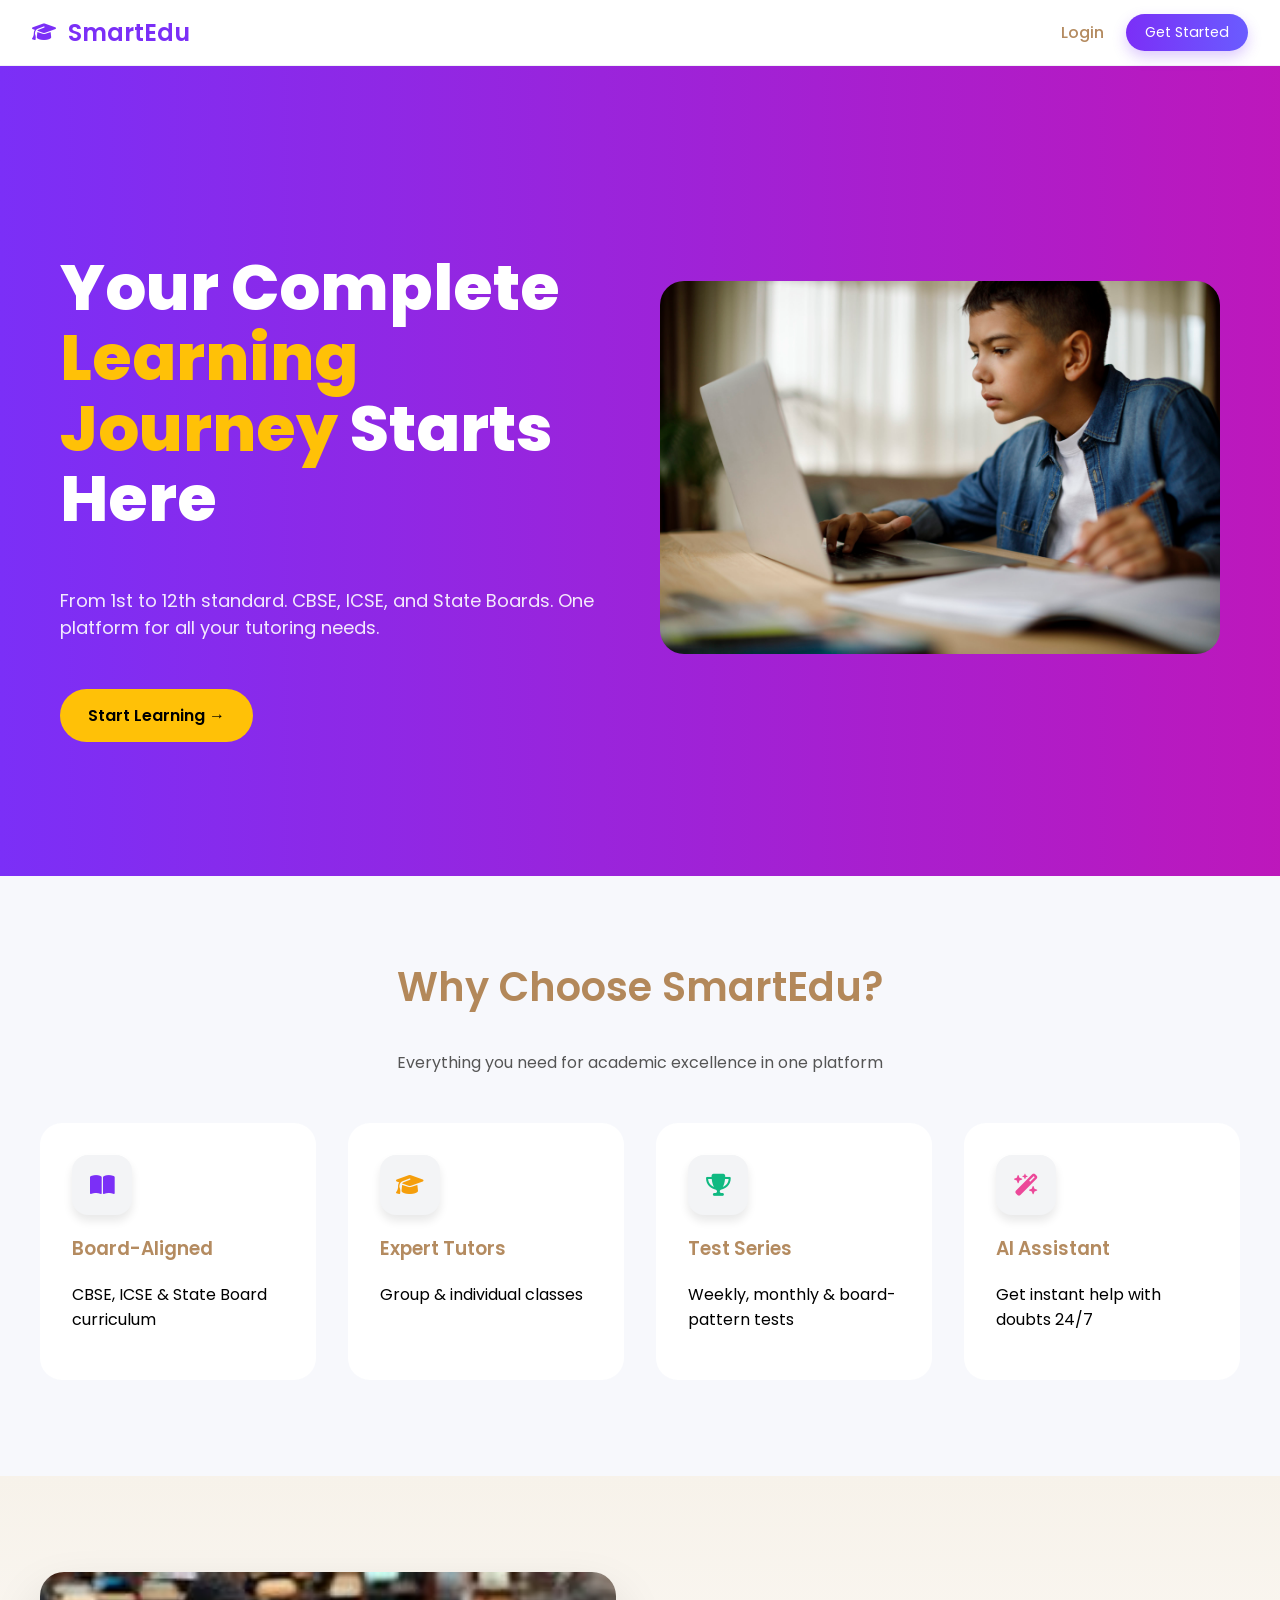
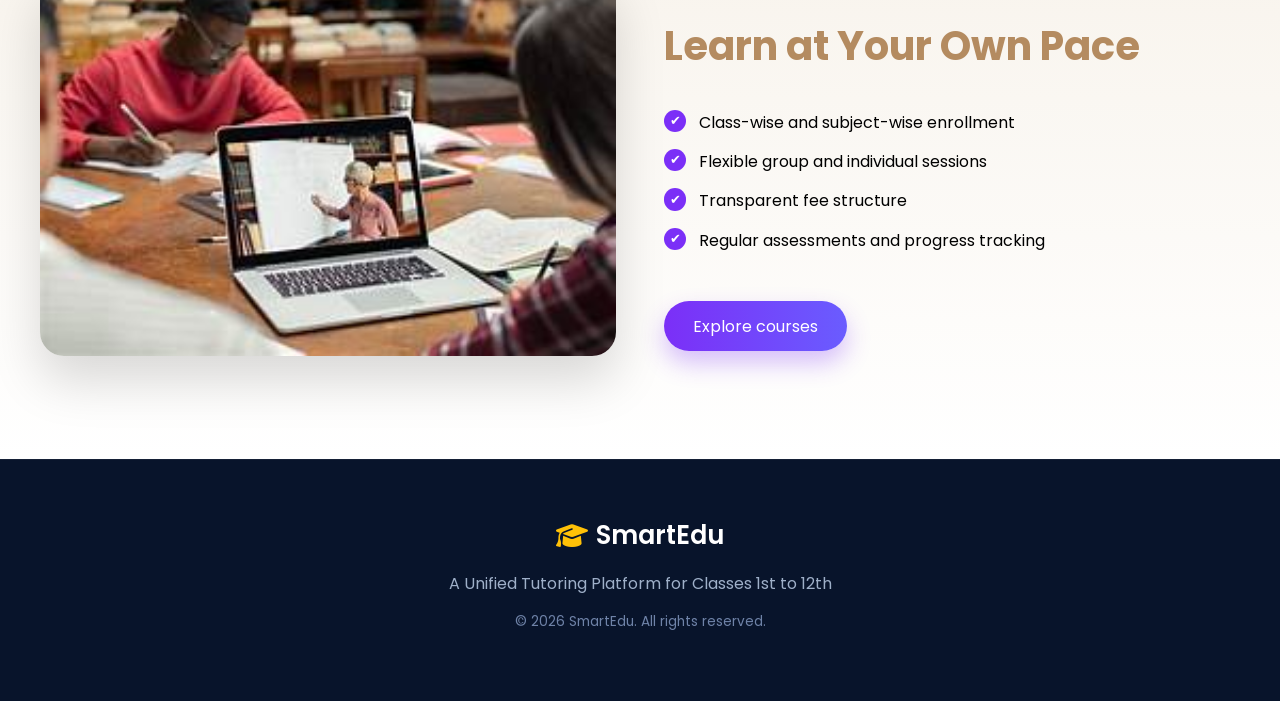
<file: index.html>
<!DOCTYPE html>
<html>
<head>
    <meta name="viewport" content="width=device-width, initial-scale=1.0">
    <title>SmartEdu</title>
    <link rel="stylesheet" href="style.css">
    <link rel="stylesheet" href="https://cdnjs.cloudflare.com/ajax/libs/font-awesome/6.5.0/css/all.min.css">
    <link href="https://fonts.googleapis.com/css2?family=Poppins:wght@400;600;800&display=swap" rel="stylesheet">
</head>
<body>
    <nav class="navbar">
        
        <div class="nav-left">
            <i class="fa-solid fa-graduation-cap"></i>
            <span>SmartEdu</span>
        </div>
        <div class="nav-right">
            <a href="login.html?mode=login" class="login">Login</a>
            <a href="login.html?mode=register" class="get-started">Get Started</a>
        </div>
    </nav>
    <section class="hero-section">
        <div class="hero-container">
            <div class="hero-text">
                <h1>Your Complete<br>
                    <span class="highlight">Learning Journey</span> Starts Here
                </h1>
                <p>From 1st to 12th standard. CBSE, ICSE, and State Boards.
                    One platform for all your tutoring needs.
                </p>
                <a href="login.html?mode=register" class="start-btn">Start Learning →</a>

            </div>
            <div class="hero-image">
                <img src="images/online.jpg" alt="Learning">
            </div>
        </div>
    </section>
    <section class="why-section">
        <div class="why-container">
            <h2>Why Choose SmartEdu?</h2>
            <p class="why-sub">Everything you need for academic excellence in one platform</p>
            <div class="why-grid">
                <div class="why-card">
                    <i class="fa-solid fa-book-open"></i>
                    <h3>Board-Aligned</h3>
                    <p>CBSE, ICSE & State Board curriculum</p>
                </div>
                <div class="why-card">
                    <i class="fa-solid fa-graduation-cap"></i>
                    <h3>Expert Tutors</h3>
                    <p>Group & individual classes</p>
                </div>
                <div class="why-card">
                    <i class="fa-solid fa-trophy"></i>
                    <h3>Test Series</h3>
                    <p>Weekly, monthly & board-pattern tests</p>
                </div>
                <div class="why-card">
                    <i class="fa-solid fa-wand-magic-sparkles"></i>
                    <h3>AI Assistant</h3>
                    <p>Get instant help with doubts 24/7</p>
                </div>
            </div>
        </div>
    </section>
    <section class="pace-section">
        <div class="pace-container">
            <div class="pace-image">
                <img src="images/your-image.jpg" alt="Learning">
            </div>
            <div class="pace-content">
                <h2>Learn at Your Own Pace</h2>
                <ul class="pace-list">
                    <li>Class-wise and subject-wise enrollment</li>
                    <li>Flexible group and individual sessions</li>
                    <li>Transparent fee structure</li>
                    <li>Regular assessments and progress tracking</li>
                </ul>
                <a href="login.html?mode=register" class="pace-btn">Explore courses</a>
            </div>
        </div>

    </section>
    <footer class="footer">
        <div class="footer-content">
            <div class="footer-logo">
                <i class="fa-solid fa-graduation-cap"></i>
                <span>SmartEdu</span>
            </div>
            <p class="footer-text">A Unified Tutoring Platform for Classes 1st to 12th</p>
            <p class="footer-copy">© 2026 SmartEdu. All rights reserved.</p>
        </div>
    </footer>


</body>
</html>
</file>
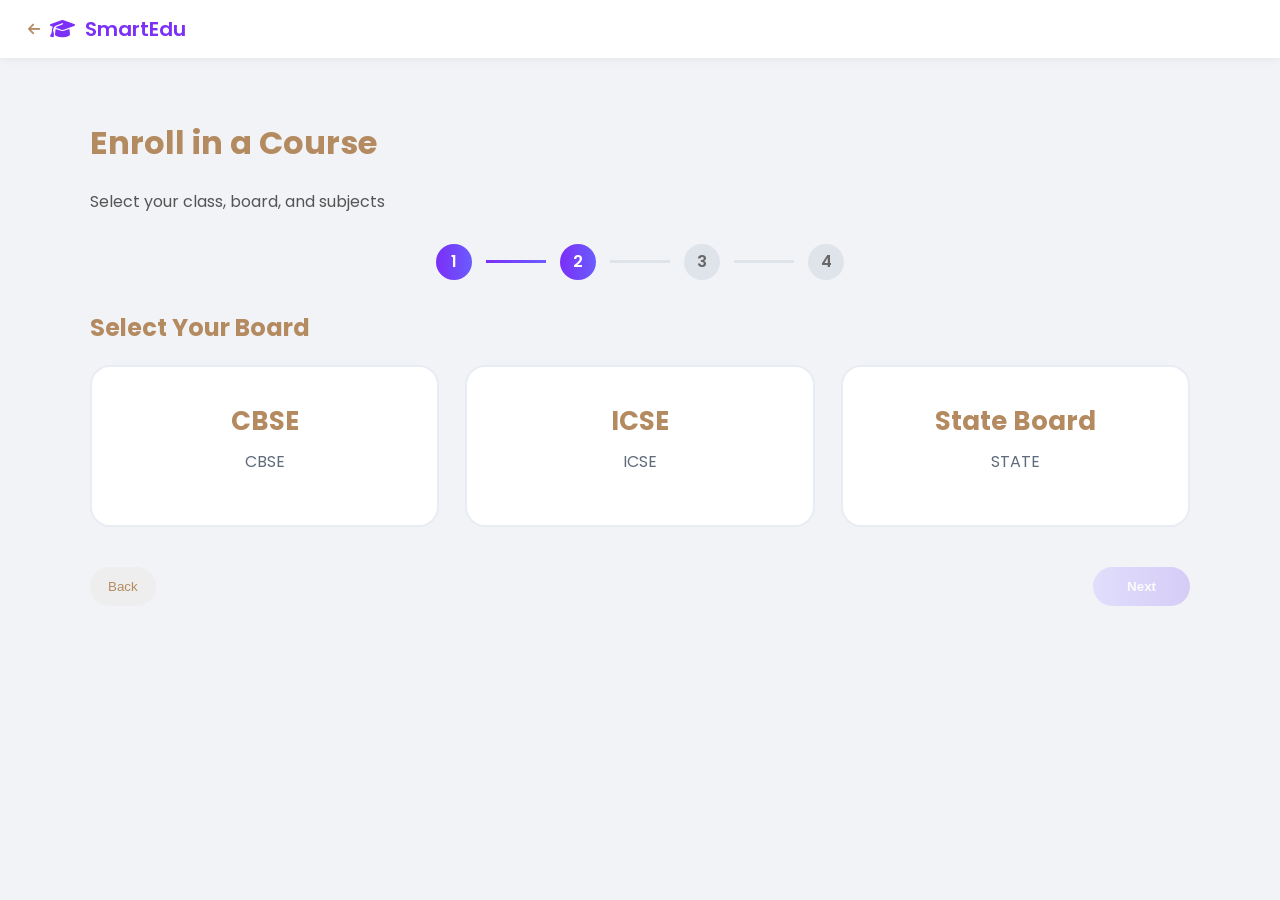
<file: board.html>
<!DOCTYPE html>
<html>
<head>
    <meta name="viewport" content="width=device-width, initial-scale=1.0">
    <title>Select Board - SmartEdu</title>
    <link rel="stylesheet" href="board.css">
    <link rel="stylesheet" href="https://cdnjs.cloudflare.com/ajax/libs/font-awesome/6.5.0/css/all.min.css">
    <link href="https://fonts.googleapis.com/css2?family=Poppins:wght@400;600;700&display=swap" rel="stylesheet">
</head>
<body>
    <!-- NAVBAR -->
    <nav class="enroll-navbar">
        <div class="nav-left">
            <i class="fa-solid fa-arrow-left back-arrow" id="backDash"></i>
            <i class="fa-solid fa-graduation-cap"></i>
            <span>SmartEdu</span>
        </div>
    </nav>
    <div class="enroll-container">
        <h1>Enroll in a Course</h1>
        <p class="sub">Select your class, board, and subjects</p>
        <!-- STEP BAR -->
        <div class="step-bar">
            <div class="step active">1</div>
            <div class="line active"></div>
            <div class="step active">2</div>
            <div class="line"></div>
            <div class="step">3</div>
            <div class="line"></div>
            <div class="step">4</div>
        </div>
        <h2>Select Your Board</h2>
        <div class="board-grid">
            <div class="board-card">
                <h3>CBSE</h3>
                <p>CBSE</p>
            </div>
            <div class="board-card">
                <h3>ICSE</h3>
                <p>ICSE</p>
            </div>  
            <div class="board-card">
                <h3>State Board</h3>
                <p>STATE</p>
            </div>
        </div>
        <div class="bottom-wrap">
            <button class="back-btn">Back</button>
            <button class="next-btn" disabled>Next</button>
        </div>
    </div>
    <script src="board.js"></script>
</body>
</html>
</file>
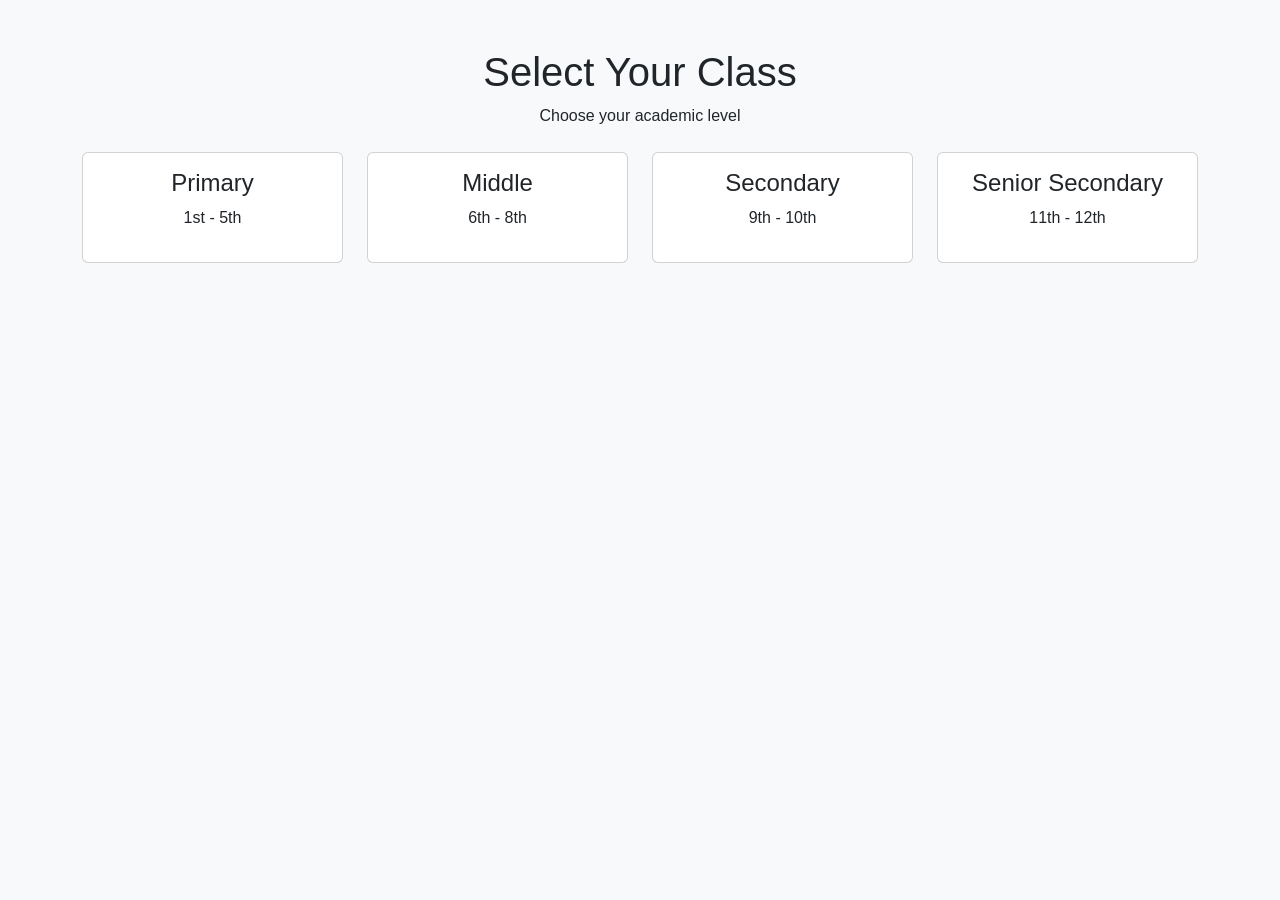
<file: class.html>
<!DOCTYPE html>
<html>
<head>
    <title>Select Class - SmartEdu</title>
    <link href="https://cdn.jsdelivr.net/npm/bootstrap@5.3.2/dist/css/bootstrap.min.css" rel="stylesheet">
    <link rel="stylesheet" href="style.css">

</head>

<body class="bg-light">

<div class="container text-center mt-5">

    <h1>Select Your Class</h1>
    <p>Choose your academic level</p>

    <div class="row mt-4 justify-content-center">

        <div class="col-10 col-sm-6 col-md-4 col-lg-3 mb-4">
            <div class="card p-3 h-100" onclick="selectClass('1-5')">
                <h4>Primary</h4>
                <p>1st - 5th</p>
            </div>
        </div>

        <div class="col-10 col-sm-6 col-md-4 col-lg-3 mb-4">
            <div class="card p-3 h-100" onclick="selectClass('6-8')">
                <h4>Middle</h4>
                <p>6th - 8th</p>
            </div>
        </div>

        <div class="col-10 col-sm-6 col-md-4 col-lg-3 mb-4">
            <div class="card p-3 h-100" onclick="selectClass('9-10')">
                <h4>Secondary</h4>
                <p>9th - 10th</p>
            </div>
        </div>

        <div class="col-10 col-sm-6 col-md-4 col-lg-3 mb-4">
            <div class="card p-3 h-100" onclick="selectClass('11-12')">
                <h4>Senior Secondary</h4>
                <p>11th - 12th</p>
            </div>
        </div>

    </div>

</div>

<script src="script.js"></script>

</body>
</html>
</file>
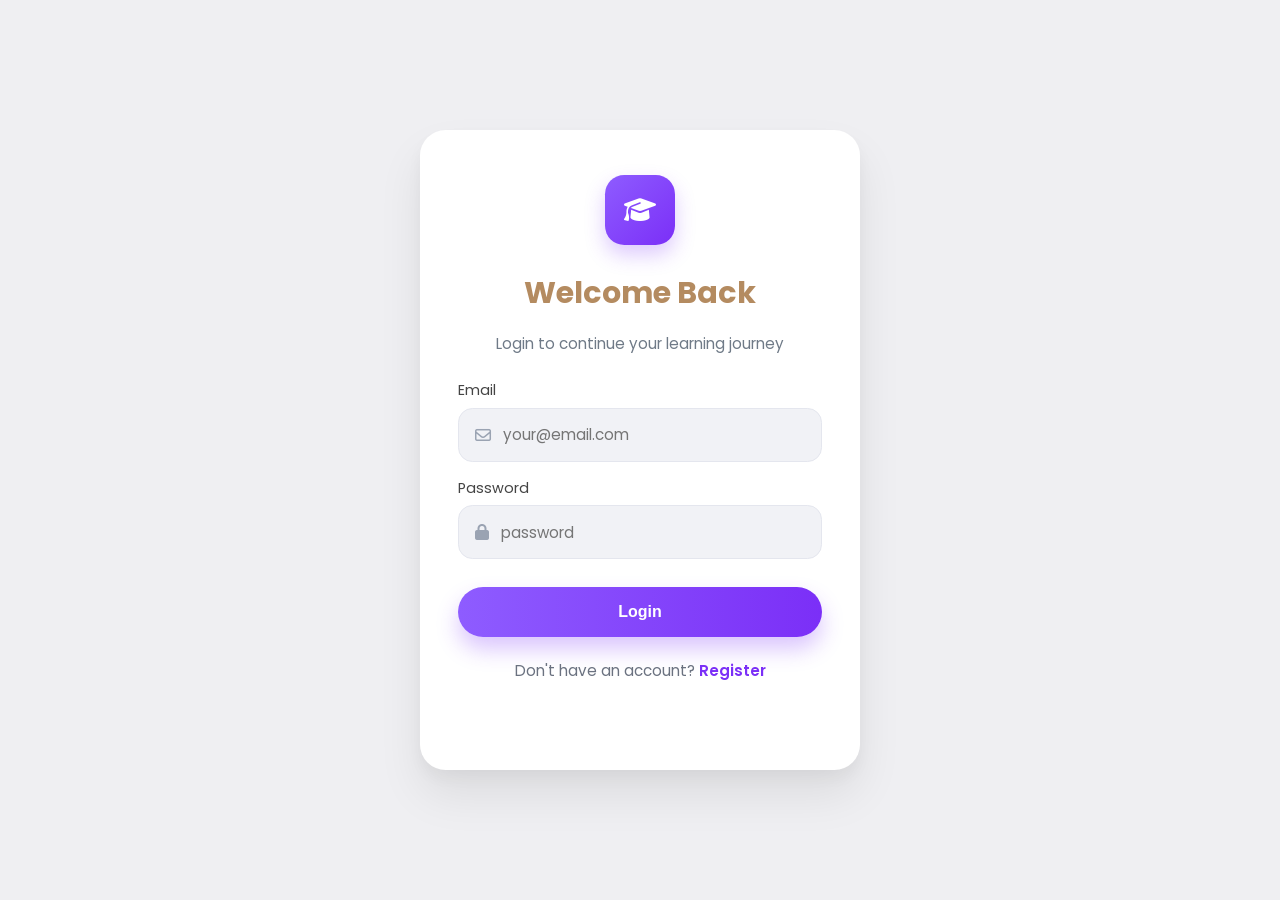
<file: dashboard.html>
<!DOCTYPE html>
<html>
<head>
    <meta name="viewport" content="width=device-width, initial-scale=1.0">
    <title>SmartEdu Dashboard</title>
    <link rel="stylesheet" href="dashboard.css">
    <link rel="stylesheet"href="https://cdnjs.cloudflare.com/ajax/libs/font-awesome/6.5.0/css/all.min.css">
    <link href="https://fonts.googleapis.com/css2?family=Poppins:wght@400;600;700&display=swap" rel="stylesheet">
</head>
<body>

<nav class="dash-navbar">
    <div id="successToast" class="success-toast">
        <i class="fa-solid fa-circle-check"></i>
        Enrollment successful!
    </div>
    <div class="dash-left">
        <i class="fa-solid fa-graduation-cap"></i>
        <span>SmartEdu</span>
    </div>

    <div class="dash-right">
        <span id="userWelcome">Hello, User</span>
        <span id="roleBadge" class="role-badge"></span>
        <i class="fa-solid fa-right-from-bracket logout" id="logoutBtn"></i>
    </div>
</nav>

<!-- DASHBOARD -->
<div class="dashboard-container">

    <h1>Your Dashboard</h1>
    <p class="sub">Manage your courses and track your progress</p>

    <div class="dash-cards">
        <div class="dash-card" id="studentCard">
            <i class="fa-solid fa-book-open"></i>
            <h1 id="activeCount">0</h1>
            <p>Active Enrollments</p>
        </div>

        <div class="dash-card" id="tutorCard" onclick="window.location.href='tests.html'">
            <i class="fa-solid fa-trophy"></i>
            <h1>View Tests</h1>
            <p>Practice & Assessments</p>
        </div>

        <div class="dash-card ai" id="aiCard">
            <i class="fa-solid fa-wand-magic-sparkles"></i>
            <h1>AI Tutor</h1>
            <p>Ask your doubts</p>
        </div>

    </div>

    <!-- ENROLL SECTION -->
    <div class="enroll-head">
        <h2>My Enrollments</h2>

        <button class="enroll-btn">
            <i class="fa-solid fa-plus"></i>
            Enroll New Course
        </button>
    </div>
    <div id="enrollmentContainer" class="enrollment-grid">

        <!-- EMPTY STATE -->
        <div class="empty-card" id="emptyState">
            <i class="fa-solid fa-book-open"></i>
            <h3>No enrollments yet</h3>
            <p>Start your learning journey by enrolling in your first course</p>
            <button class="get-started-btn">Get Started</button>
        </div>

    </div>

</div>
<!-- AI Tutor Modal -->
<div id="aiModal" class="ai-modal">
  <div class="ai-box">

    <div class="ai-header">
      <div class="ai-title">
        <div class="ai-icon">
          <i class="fa-solid fa-wand-magic-sparkles"></i>
        </div>
        <div>
          <h3>AI Tutor Assistant</h3>
          <p>Ask me anything!</p>
        </div>
      </div>
      <i class="fa-solid fa-xmark close-ai" id="closeAi"></i>
    </div>

    <div class="ai-body" id="chatArea">
      <div class="ai-empty">
        <i class="fa-solid fa-star"></i>
        <p>Start a conversation with your AI tutor!</p>
      </div>
    </div>

    <div class="ai-footer">
      <input type="text" id="aiInput" placeholder="Ask your question..." />
      <button id="aiSend">Send</button>
    </div>

  </div>
</div>
<script src="dashboard.js"></script>

</body>
</html>
</file>
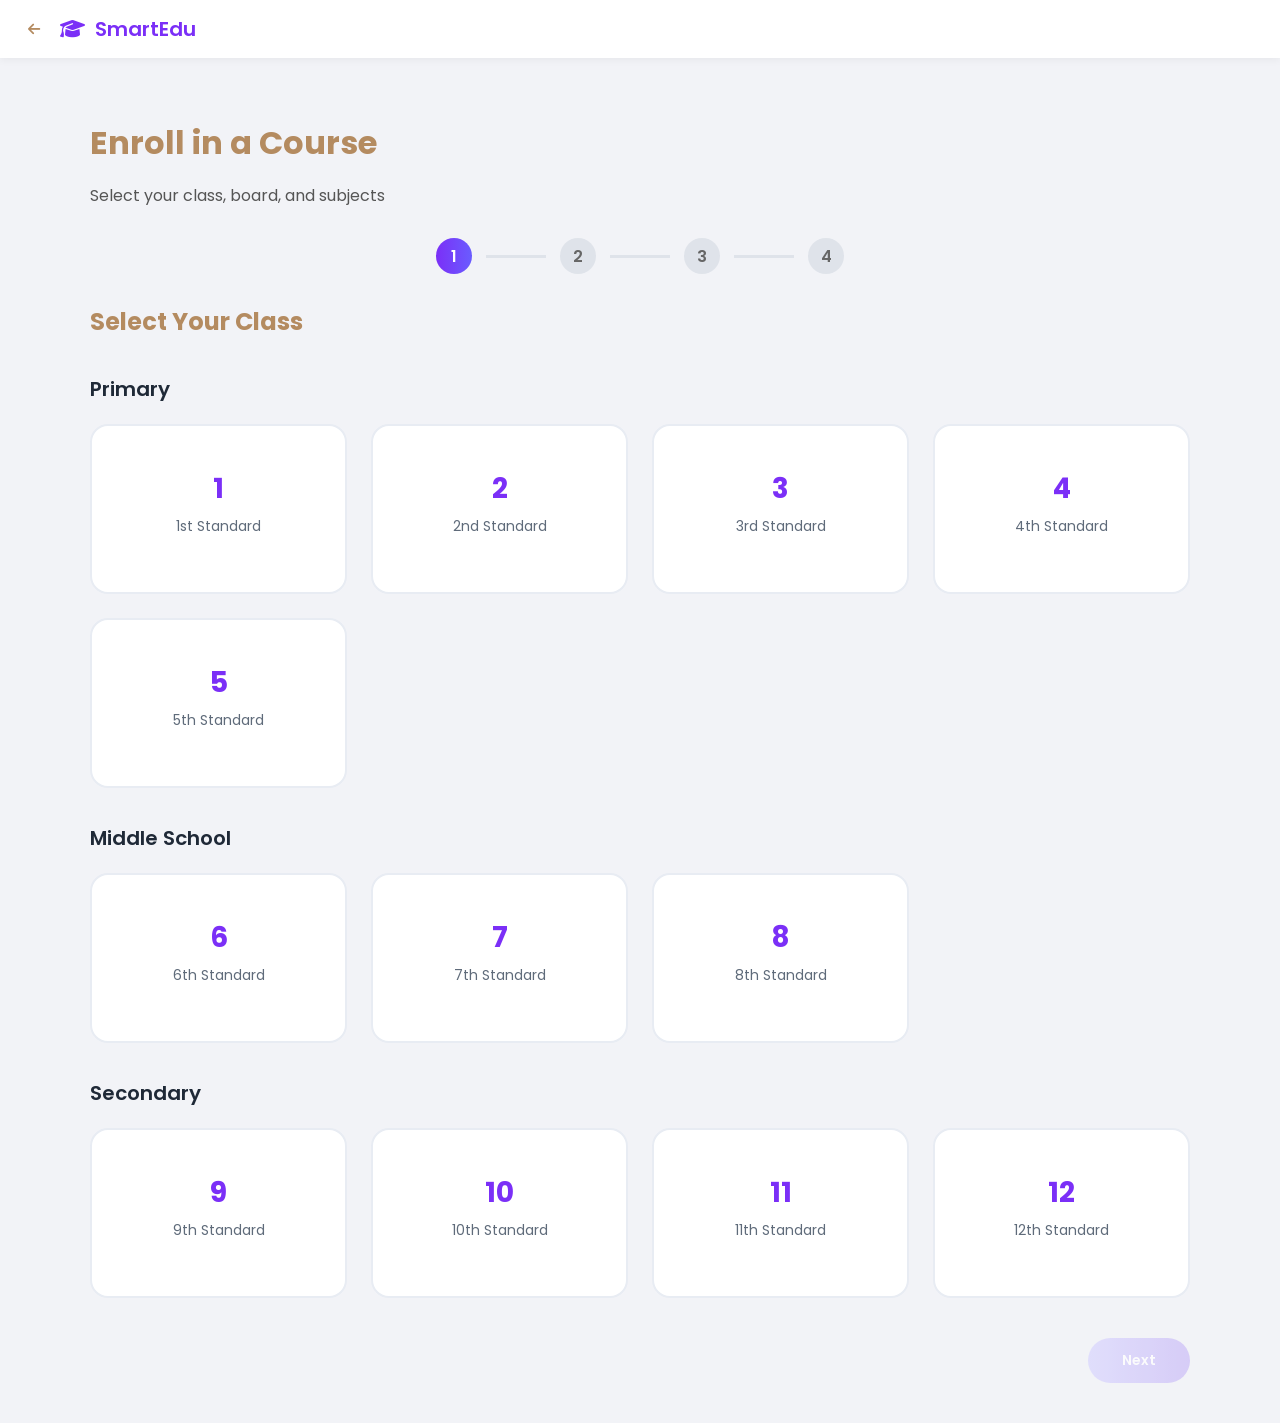
<file: enroll.html>
<!DOCTYPE html>
<html>
<head>
    <meta name="viewport" content="width=device-width, initial-scale=1.0">
    <title>Enroll Course - SmartEdu</title>
    <link rel="stylesheet" href="enroll.css">
    <link rel="stylesheet" href="https://cdnjs.cloudflare.com/ajax/libs/font-awesome/6.5.0/css/all.min.css">
    <link href="https://fonts.googleapis.com/css2?family=Poppins:wght@400;600;700&display=swap" rel="stylesheet">
</head>
<body>
    <!-- NAVBAR -->
    <nav class="enroll-navbar">
        <div class="nav-left">
            <i class="fa-solid fa-arrow-left back-arrow" id="backDash"></i>
            <i class="fa-solid fa-graduation-cap"></i>
            <span>SmartEdu</span>
        </div>
    </nav>
    <div class="enroll-container">
        <h1>Enroll in a Course</h1>
        <p class="sub">Select your class, board, and subjects</p>
        <!-- STEP PROGRESS -->
        <div class="step-bar">
            <div class="step active">1</div>
            <div class="line"></div>
            <div class="step">2</div>
            <div class="line"></div>
            <div class="step">3</div>
            <div class="line"></div>
            <div class="step">4</div>
        </div>
        <h2>Select Your Class</h2>
            <!-- PRIMARY -->
            <h3 class="group">Primary</h3>
            <div class="class-grid">
                <div class="class-card"><h4>1</h4><p>1st Standard</p></div>
                <div class="class-card"><h4>2</h4><p>2nd Standard</p></div>
                <div class="class-card"><h4>3</h4><p>3rd Standard</p></div>
                <div class="class-card"><h4>4</h4><p>4th Standard</p></div>
                <div class="class-card"><h4>5</h4><p>5th Standard</p></div>
            </div>
            <!-- MIDDLE SCHOOL -->
            <h3 class="group">Middle School</h3>
            <div class="class-grid">
                <div class="class-card"><h4>6</h4><p>6th Standard</p></div>
                <div class="class-card"><h4>7</h4><p>7th Standard</p></div>
                <div class="class-card"><h4>8</h4><p>8th Standard</p></div>
            </div>
            <!-- SECONDARY -->
            <h3 class="group">Secondary</h3>
            <div class="class-grid">
                <div class="class-card"><h4>9</h4><p>9th Standard</p></div>
                <div class="class-card"><h4>10</h4><p>10th Standard</p></div>
                <div class="class-card"><h4>11</h4><p>11th Standard</p></div>
                <div class="class-card"><h4>12</h4><p>12th Standard</p></div>
            </div>
            <div class="next-wrap">
                <button class="next-btn" disabled>Next</button>
            </div>
        </div>
    </div>

<script src="enroll.js"></script>
</body>
</html>
</file>
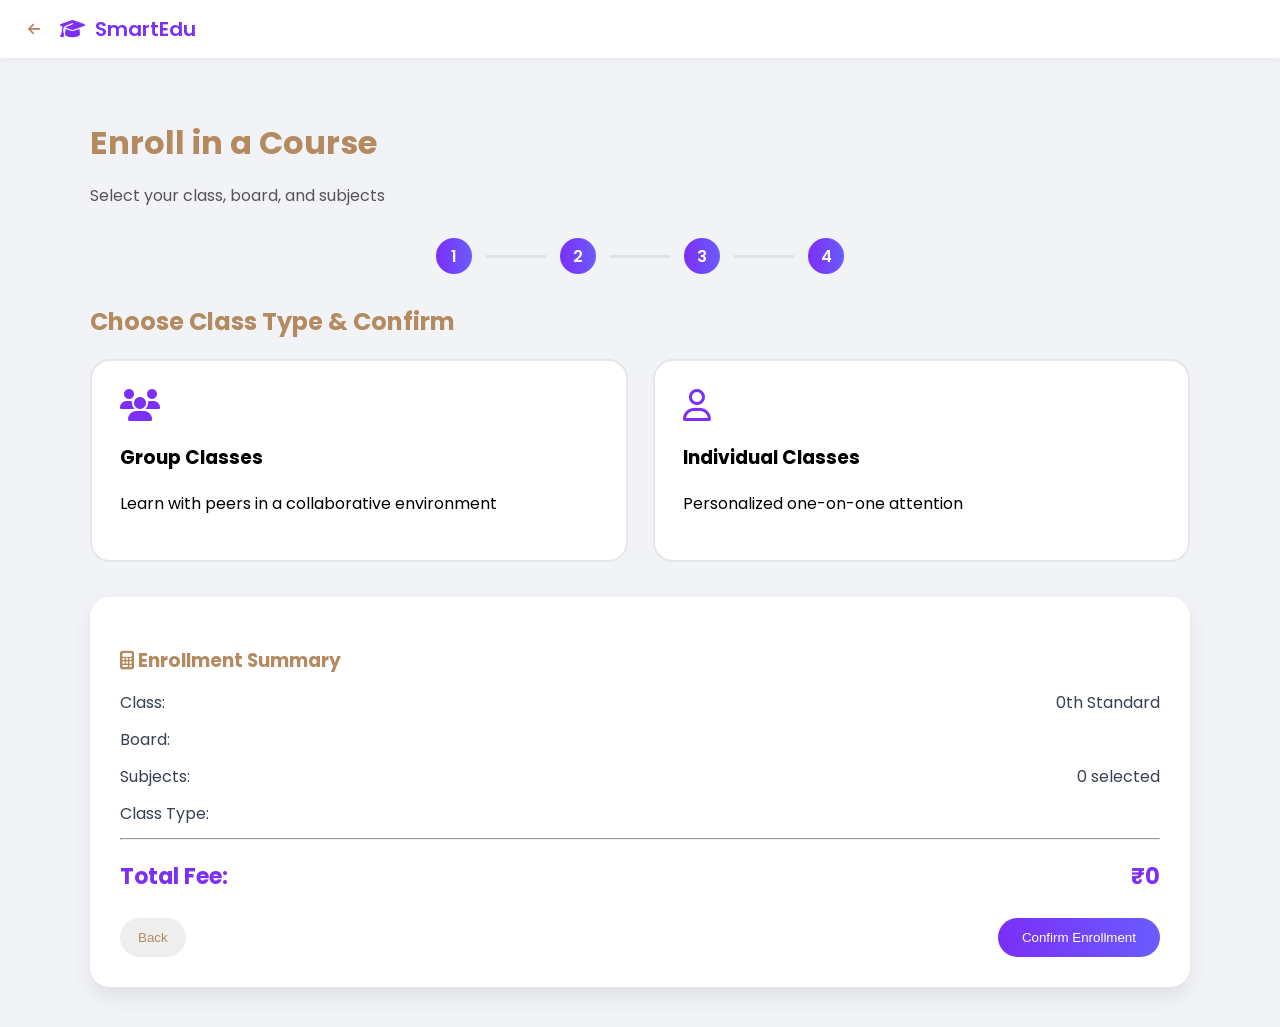
<file: fee.html>
<!DOCTYPE html>
<html>
<head>
    <meta name="viewport" content="width=device-width, initial-scale=1.0">
    <title>Enrollment Summary - SmartEdu</title>
    <link rel="stylesheet" href="enroll.css">
    <link rel="stylesheet" href="fee.css">
    <link rel="stylesheet" href="https://cdnjs.cloudflare.com/ajax/libs/font-awesome/6.5.0/css/all.min.css">
    <link href="https://fonts.googleapis.com/css2?family=Poppins:wght@400;600;700&display=swap" rel="stylesheet">
</head>
<body>
    <nav class="enroll-navbar">
        <div class="nav-left">
            <i class="fa-solid fa-arrow-left back-arrow"></i>
            <i class="fa-solid fa-graduation-cap"></i>
            <span>SmartEdu</span>
        </div>
    </nav>
    <div class="enroll-container">
        <h1>Enroll in a Course</h1>
        <p class="sub">Select your class, board, and subjects</p>
        <div class="step-bar">
            <div class="step active">1</div>
            <div class="line active"></div>
            <div class="step active">2</div>
            <div class="line active"></div>
            <div class="step active">3</div>
            <div class="line active"></div>
            <div class="step active">4</div>
        </div>
        <h2>Choose Class Type & Confirm</h2>
        <div class="type-grid">
            <div class="type-card" data-type="Group">
                <i class="fa-solid fa-users"></i>
                <h3>Group Classes</h3>
                <p>Learn with peers in a collaborative environment</p>
            </div>
            <div class="type-card" data-type="Individual">
                <i class="fa-regular fa-user"></i>
                <h3>Individual Classes</h3>
                <p>Personalized one-on-one attention</p>
            </div>
        </div>
        <div class="summary-card">
            <h3 class="summary-title">
                <i class="fa-solid fa-calculator"></i> Enrollment Summary
            </h3>
            <div class="summary-row">
                <span>Class:</span>
                <span id="summaryClass"></span>
            </div>
            <div class="summary-row">
                <span>Board:</span>
                <span id="summaryBoard"></span>
            </div>
            <div class="summary-row">
                <span>Subjects:</span>
                <span id="summarySubjects"></span>
            </div>
            <div class="summary-row">
                <span>Class Type:</span>
                <span id="summaryType"></span>
            </div>
            <hr>
            <div class="fee-row">
                <span>Total Fee:</span>
                <span id="totalFee">₹0</span>
            </div>
            <div class="btn-row">
                <button class="back-btn">Back</button>
                <button id="confirmBtn" class="confirm-btn">
                    Confirm Enrollment
                </button>
            </div>
        </div>
    </div>
    <script src="fee.js"></script>
</body>
</html>
</file>
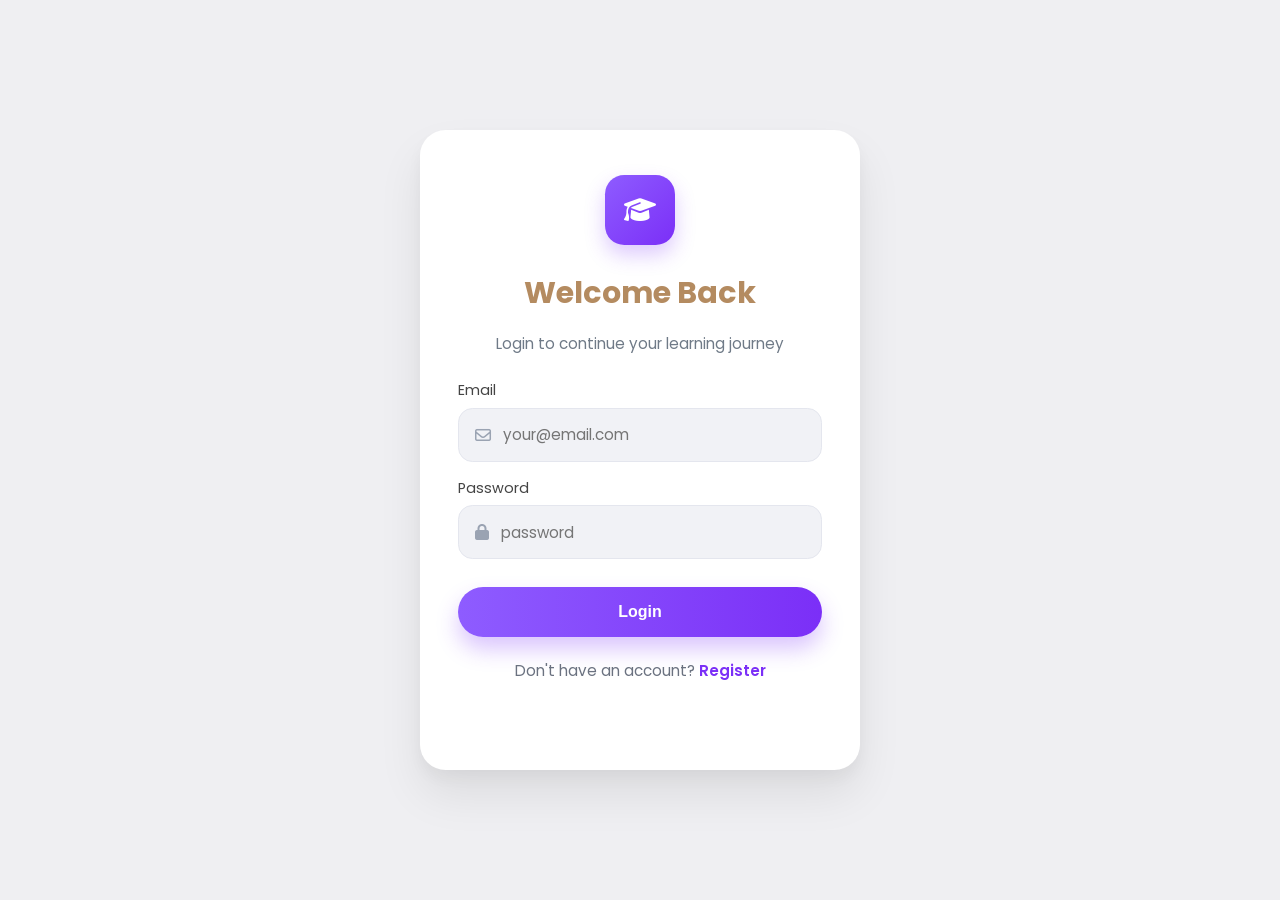
<file: login.html>
<!DOCTYPE html>
<html>
<head>
    <meta name="viewport" content="width=device-width, initial-scale=1.0">
    <title>SmartEdu Login</title>

    <link rel="stylesheet" href="style.css">
    <link rel="stylesheet"
     href="https://cdnjs.cloudflare.com/ajax/libs/font-awesome/6.5.0/css/all.min.css">
    <link href="https://fonts.googleapis.com/css2?family=Poppins:wght@400;600;800&display=swap" rel="stylesheet">
</head>
<body class="login-page">
    <div class="login-container">
    <!-- LOGIN FORM -->
        <div id="loginForm" class="login-card-new">
            <div class="login-logo">
                <i class="fa-solid fa-graduation-cap"></i>
            </div>
            <h2>Welcome Back</h2>
            <p class="login-sub">Login to continue your learning journey</p>
            <label>Email</label>
            <div class="input-box">
                <i class="fa-regular fa-envelope"></i>
                <input type="email" placeholder="your@email.com">
            </div>
            <label>Password</label>
            <div class="input-box">
                <i class="fa-solid fa-lock"></i>
                <input type="password" placeholder="password">
            </div>
            <button class="login-btn-new" type="button">Login</button>
            <p class="register-text">
                Don't have an account?
                <span onclick="location.href='login.html?mode=register'">Register</span>
            </p>
        </div>
        <div id="registerForm" class="login-card-new">
            <div class="login-logo">
                <i class="fa-solid fa-graduation-cap"></i>
            </div>
            <h2>Create Account</h2>
            <p class="login-sub">Start your learning journey today</p>
            <label>Full Name</label>
            <div class="input-box">
                <i class="fa-regular fa-user"></i>
                <input type="text" placeholder="Your name">
            </div>
            <label>Email</label>
            <div class="input-box">
                <i class="fa-regular fa-envelope"></i>
                <input type="email" placeholder="your@email.com">
            </div>
            <label>Password</label>
            <div class="input-box">
                <i class="fa-solid fa-lock"></i>
                <input type="password" placeholder="password">
            </div>
            <label>Select Role</label>
            <div class="input-box">
                <i class="fa-solid fa-user-graduate"></i>
                <select id="userRole">
                    <option value="Student">Student</option>
                    <option value="Parent">Parent</option>
                    <option value="Tutor">Tutor</option>
                </select>
            </div>
            <button class="login-btn-new" type="button">Create Account</button>
            <p class="register-text">
                Already have an account?
                <span onclick="location.href='login.html?mode=login'">Login</span>
            </p>
        </div>
    </div>
    <script src="auth.js"></script>
</body>
</html>
</file>
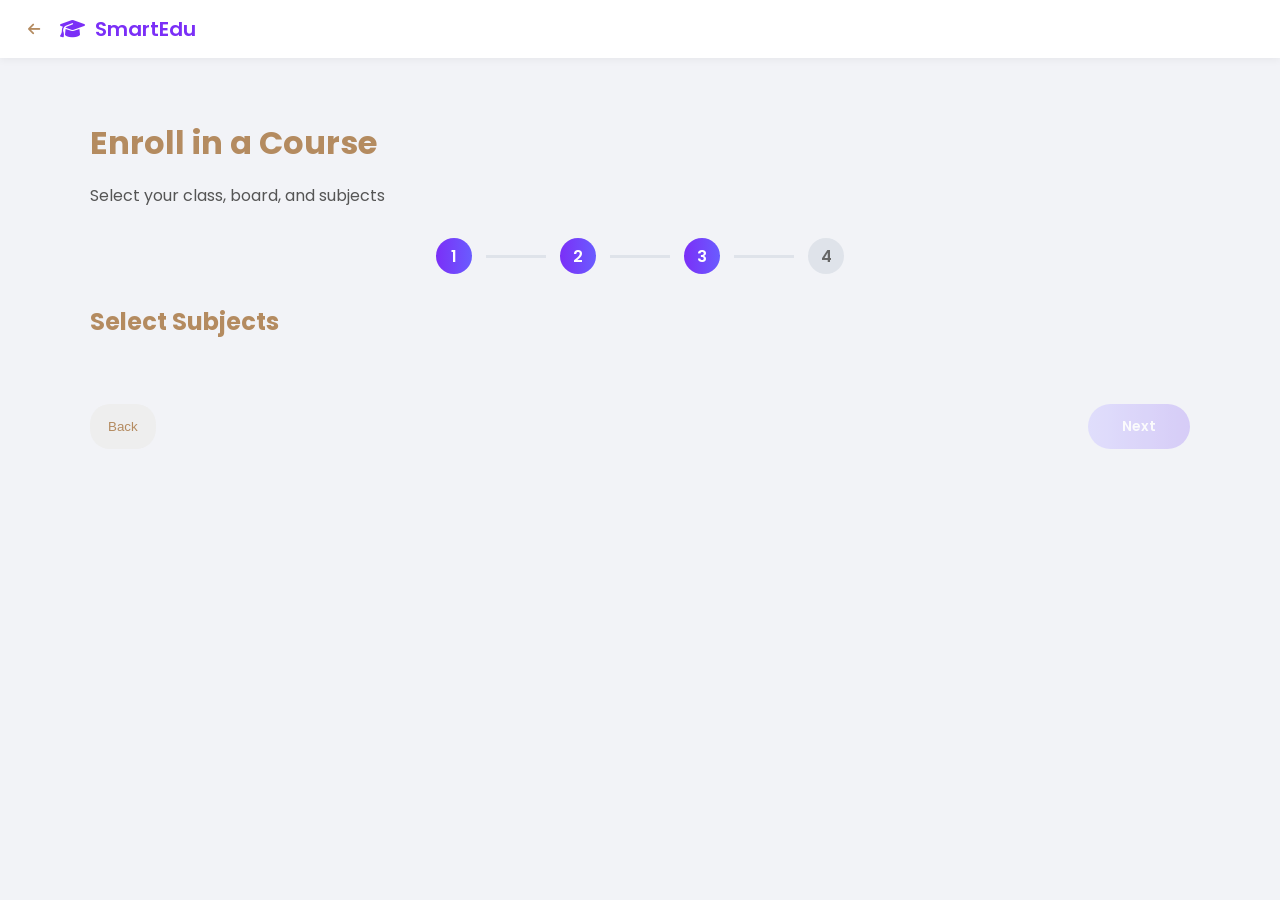
<file: subjects.html>
<!DOCTYPE html>
<html>
<head>
<meta name="viewport" content="width=device-width, initial-scale=1.0">
<title>Select Subjects - SmartEdu</title>

<link rel="stylesheet" href="enroll.css">
<link rel="stylesheet" href="subjects.css">
<link rel="stylesheet"
href="https://cdnjs.cloudflare.com/ajax/libs/font-awesome/6.5.0/css/all.min.css">
<link href="https://fonts.googleapis.com/css2?family=Poppins:wght@400;600;700&display=swap" rel="stylesheet">
</head>

<body>

<nav class="enroll-navbar">
<div class="nav-left">
<i class="fa-solid fa-arrow-left back-arrow"></i>
<i class="fa-solid fa-graduation-cap"></i>
<span>SmartEdu</span>
</div>
</nav>

<div class="enroll-container">

<h1>Enroll in a Course</h1>
<p class="sub">Select your class, board, and subjects</p>

<div class="step-bar">
<div class="step active">1</div>
<div class="line active"></div>
<div class="step active">2</div>
<div class="line active"></div>
<div class="step active">3</div>
<div class="line"></div>
<div class="step">4</div>
</div>

<h2>Select Subjects</h2>

<div class="subject-grid" id="subjectGrid"></div>

<div class="bottom-wrap">
<button class="back-btn">Back</button>
<button class="next-btn" disabled>Next</button>
</div>

</div>

<script src="subjects.js"></script>
</body>
</html>
</file>
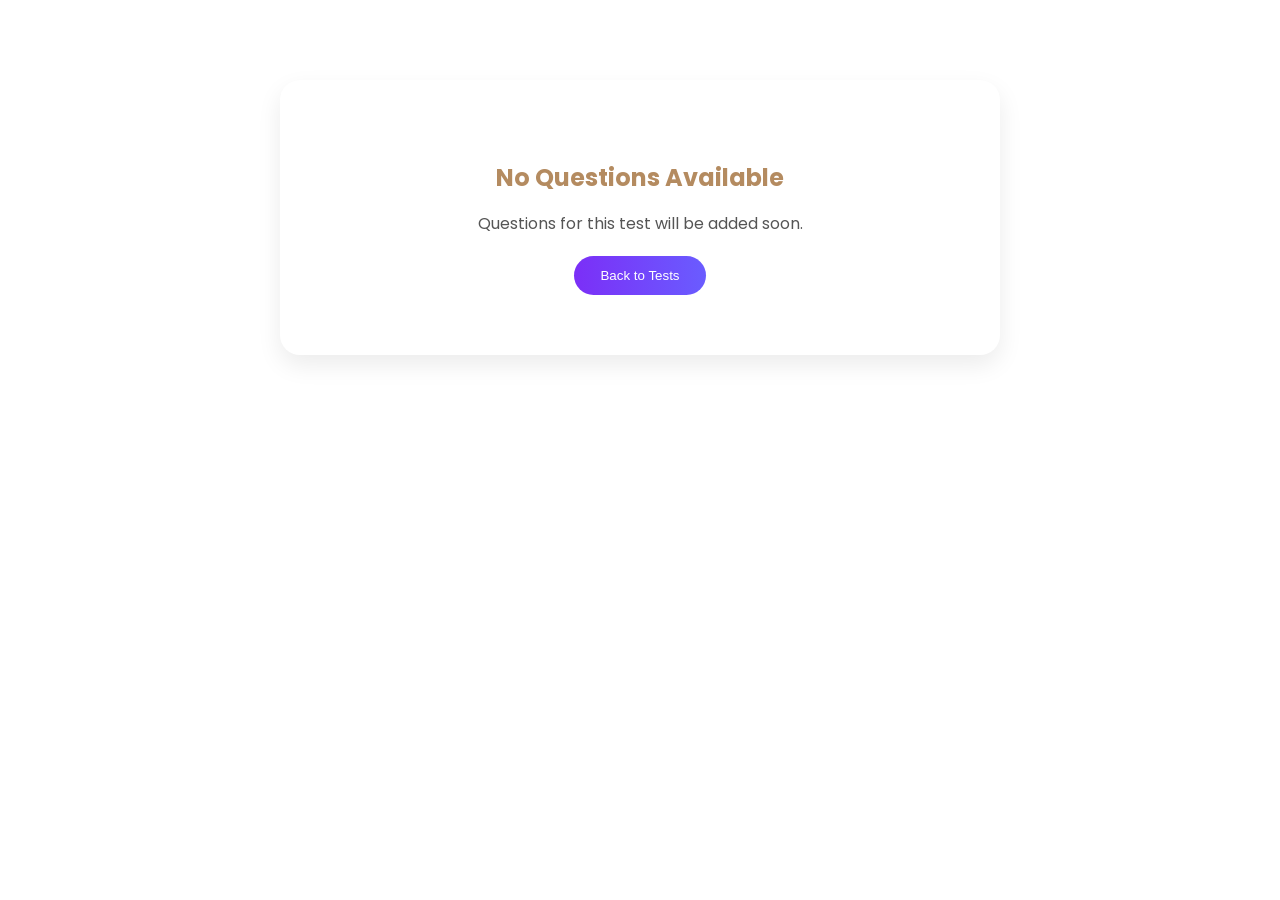
<file: test-player.html>
<!DOCTYPE html>
<html>
<head>
    <title>Test Player - SmartEdu</title>
    <link rel="stylesheet" href="test-player.css">
    <link href="https://fonts.googleapis.com/css2?family=Poppins:wght@400;600;700&display=swap" rel="stylesheet">
</head>
<body>
    <div class="test-wrapper">

        <div class="test-header">
            <h2 id="testTitle"></h2>
            <div id="timer">Time Left: 00:00</div>
        </div>
        <div id="questionBox"></div>
        <button id="nextBtn">Next</button>
    </div>
    <script src="questionBank.js"></script>
    <script src="test-player.js"></script>
</body>
</html>
</file>
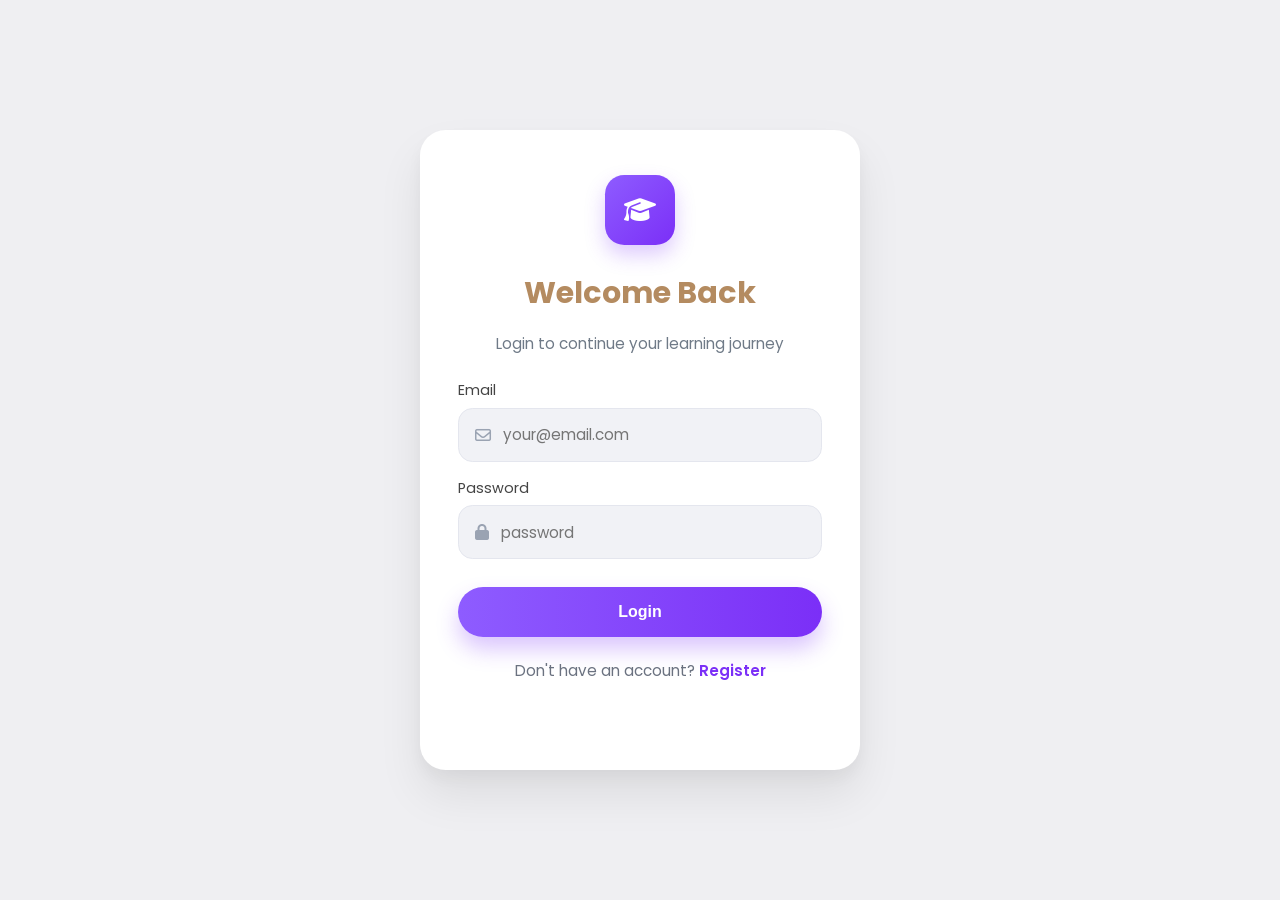
<file: tests.html>
<!DOCTYPE html>
<html>
<head>
    <meta name="viewport" content="width=device-width, initial-scale=1.0">
    <title>Test Series - SmartEdu</title>
    <link rel="stylesheet" href="tests.css">
    <link rel="stylesheet" href="https://cdnjs.cloudflare.com/ajax/libs/font-awesome/6.5.0/css/all.min.css">
    <link href="https://fonts.googleapis.com/css2?family=Poppins:wght@400;600;700&display=swap" rel="stylesheet">
</head>
<body>

<nav class="test-navbar">
    <div class="nav-left">
        <i class="fa-solid fa-arrow-left" id="backDash"></i>
        <i class="fa-solid fa-graduation-cap"></i>
        <span>SmartEdu</span>
    </div>
</nav>

<div class="test-container">

    <h1>Test Series</h1>
    <p class="sub">Practice tests and assessments</p>

    <div id="testGrid" class="test-grid"></div>

    <!-- EMPTY STATE -->
    <div id="emptyState" class="empty-card" style="display:none;">
        <i class="fa-solid fa-trophy"></i>
        <h3>No tests available</h3>
        <p>Check back later for new assessments</p>
    </div>

</div>

<script src="tests.js"></script>
</body>
</html>
</file>
<file: style.css>
*{ 
    box-sizing:border-box; 
    transition:all 0.2s ease; 
} html{ 
    font-size:100%; 
} 
body{ 
    margin:0; font-family: 'Poppins', sans-serif; 
    background:#fff; 
} 
.card{ 
    cursor:pointer; 
    transition:0.3s ease; 
} 
.card:hover{ 
    transform:scale(1.05); 
    box-shadow: 0 0.5rem 1.25rem rgba(0,0,0,0.2); 
}
.selected-card{ 
    border:2px solid #28a745; 
    background-color:#eafaf1; 
    transform:scale(1.05); 
} 
.navbar{ 
    display:flex; 
    align-items:center; 
    justify-content:space-between; 
    padding: 0.875rem 2rem; 
    position:sticky; 
    top:0; 
    z-index:999; 
    background:rgba(255,255,255,0.7);
    border-bottom:1px solid #f1f2f6;
    backdrop-filter:blur(0.75rem); 
} 
.nav-left{
    display:flex;
    align-items:center;
    gap: 0.5em;;
    font-size:1.5rem;
    font-weight:600;
    color:#7b2ff7;
}
.nav-left i{ 
    font-size:1.2rem; 
} 
.nav-right{ 
    display:flex; 
    align-items:center; 
    gap:1.375rem; 
} 
.login{
    font: size 0.9375em;
    font-weight:500;
    color:#b48b60;
    text-decoration:none;
    transition:0.2s ease;
}
.login:hover{
    color:#7b2ff7;
}
.get-started{ 
    background:linear-gradient(90deg,#7b2ff7,#6a5cff); 
    color:white; 
    padding:0.5rem 1.2rem; 
    border-radius:2rem; 
    font-size:0.9rem; 
    text-decoration:none; 
    
    white-space:nowrap; 
    box-shadow:0 6px 14px rgba(123,47,247,0.25);
    transition:0.25s ease;
} 
.get-started:hover{
    transform:translateY(-1px);
    box-shadow:0 10px 18px rgba(123,47,247,0.35);
}
.hero-section{ 
    background:linear-gradient(270deg,#7b2ff7,#ff0080,#7b2ff7); 
    background-size:400% 400%; 
    animation:gradientMove 12s ease infinite; 
    min-height:90vh; 
    display:flex; 
    align-items:center; 
    overflow:hidden; 
} 
.hero-container{ 
    max-width: 75rem; 
    margin:auto; 
    display:flex; 
    align-items:center; 
    justify-content:space-between; 
    gap: 2.5rem; padding:5rem 1.25rem; 
} 
.hero-text{ 
    color:white; 
    flex:1; 
    text-align:left; 
} 
.hero-text h1{ 
    font-size:clamp(2rem,6vw,4rem); 
    line-height:1.1; 
    font-weight:800; 
} 
.hero-text p{ 
    font-size: 1.125rem; 
    margin-top:1.25rem; opacity:0.9; 
} 
.hero-image{ 
    flex:1; 
} 
.hero-image img{ 
    width:100%; 
    border-radius:1.5rem; 
    box-shadow:0 1.875rem 3.75 rgba(0,0,0,0.25); 
    animation:floatImage 4s ease-in-out infinite; 
} 
.hero-image img:hover{ 
    transform:translateY(-5px); 
} 
.highlight{ 
    color:#ffc107; 
} 
.start-btn{ 
    display:inline-flex; 
    align-items:center; 
    gap:10px; 
    margin-top:30px; 
    background:#ffc107; 
    color:black; 
    padding:14px 28px; 
    border-radius:40px; 
    font-weight:600; 
    text-decoration:none; 
    transition:0.35s ease; 
} 
.start-btn:hover{ 
    transform:translateY(-4px) scale(1.03); 
    box-shadow:0 0.9375rem 1.875rem rgba(0,0,0,0.25); 
} 
.why-section{ 
    background:#f7f8fc; 
    padding:3rem 1.5rem 6rem;
    text-align:center; 
} 
.why-container{ 
    max-width:75rem; 
    margin:auto; 
} 
.why-section h2{ 
    font-size:2.5rem;
    font-weight: 600; 
    color:#b3885a; 
} 
.why-sub{ 
    margin-top:0.8rem; 
    color:#555; 
    font-size:1rem; 
} 
.why-grid{ 
    display:grid; 
    grid-template-columns:repeat(4,1fr); 
    gap:2rem; 
    margin-top:3rem; 
}
.why-card{
    background:#ffffff;
    padding:32px;
    border-radius:22px;
    text-align:left;
    transition:0.3s ease;
}
.why-card h3{
    color: #b48b60;
    font-weight: 600;
}
.why-card:hover{
    transform:translateY(-6px);
    box-shadow:
        0 18px 38px rgba(0,0,0,0.10);
}
.why-card i{
    width:60px;
    height:60px;
    display:flex;
    align-items:center;
    justify-content:center;

    border-radius:16px;
    font-size:22px;

    background:#f3f4f6;
    box-shadow:
        0 6px 10px rgba(0,0,0,0.09);
    margin-bottom:18px;
}
.why-card:nth-child(1) i{
    color:#7b2ff7; /* purple */
}

.why-card:nth-child(2) i{
    color:#f59e0b; /* orange */
}

.why-card:nth-child(3) i{
    color:#10b981; /* green */
}

.why-card:nth-child(4) i{
    color:#ec4899; /* pink */
}
.why-card:hover{
    transform:translateY(-0.4rem); 
} 
@media(max-width:56.25rem){
    .hero-container{ 
        display:block; 
        padding:3.75rem 1.25rem; 
    } 
    .hero-text{
        width:100%; text-align:left; 
    } 
    .hero-text h1{ 
        font-size:2.3rem; 
    } 
    .hero-text p{ 
        margin-top:1rem; font-size:1rem; 
    } 
    .start-btn{ 
    margin-top:1.25rem; padding:0.8rem 1.6rem; 
    } 
    .hero-image{ 
        width:100%; 
        margin-top:2rem; 
    } 
    .hero-image img{ 
        width:100%; 
        height:auto; 
        border-radius:1.5rem; 
        display:block; 
    } 
    .navbar{ 
        padding:0.6rem 1rem; 
    } 
    .nav-left{
        font-size:1.4rem; 
    } 
    .nav-right{ 
        gap:0.6rem; 
    } 
    .get-started{ 
        padding:0.4rem 0.9rem; 
        font-size:0.85rem; 
    } 
    .why-grid{ 
        grid-template-columns:1fr; 
    } 
    .why-section h2{
        font-size:2rem; 
    } 
} 
.pace-section{ 
    background:linear-gradient(180deg,#f7f2ea,#ffffff); 
    padding:6rem 1.5rem; 
} 
.pace-container{ 
    max-width:75rem; 
    margin:auto; 
    display:flex; 
    flex-wrap:wrap; 
    align-items:center; 
    gap:3rem; 
} 
.pace-image{ 
    flex:1 1 22rem; 
} 
.pace-image img{
    width:100%; 
    border-radius:1.5rem; 
    box-shadow:0 25px 50px rgba(0,0,0,0.15); 
    transition:0.3s ease; 
} 
.pace-image img:hover{ 
    transform:translateY(-6px); 
} 
.pace-content{
    flex:1 1 22rem; 
} 
.pace-content h2{
    font-size:2.5rem; 
    color:#b48b60; 
} 
.pace-list{ 
    margin-top:1.5rem; 
    list-style:none; 
    padding:0; 
} 
.pace-list li{
    margin-bottom:0.9rem; 
    font-size:1rem; 
    padding-left:2.2rem; 
    position:relative; 
} 
.pace-list li::before{ 
    content:"✔"; 
    position:absolute; 
    left:0; 
    color:white; 
    background:#7b2ff7; 
    width:1.4rem; 
    height:1.4rem; 
    border-radius:50%; 
    font-size:0.8rem; 
    display:flex; 
    align-items:center; 
    justify-content:center; 
} 
.pace-btn{ 
    display:inline-block; 
    margin-top:2rem; 
    background:linear-gradient(90deg,#7b2ff7,#6a5cff); 
    color:white; padding:0.8rem 1.8rem; border-radius:2rem; 
    text-decoration:none; box-shadow:0 12px 25px rgba(123,47,247,0.3); 
    transition:0.3s ease; 
} 
.pace-btn:hover{ 
    transform:translateY(-3px); 
} 
.footer{ 
    background:#08142b; padding:3.5rem 1.5rem; 
    text-align:center; 
    border-top:1px solid rgba(255,255,255,0.05); 
} 
.footer-content{ 
    max-width:50rem; 
    margin:auto; 
} 
.footer-logo{ 
    font-size:1.6rem; 
    font-weight:600; 
    color:white; 
    display:flex; 
    align-items:center; 
    justify-content:center; 
    gap:0.5rem; 
    transition:0.3s ease; 
} 
.footer-logo i{ 
    color:#ffc107; 
} 
.footer-logo:hover{ 
    transform:translateY(-2px);
} 
.footer-text{ 
    margin-top:1rem; 
    color:#9fb0c9; 
    font-size:1rem; 
} 
.footer-copy{ 
    margin-top:1rem; 
    font-size:0.85rem; 
    color:#6f83a8; 
} 
.reveal{ 
    opacity:0; 
    transform:translateY(3rem); 
    transition:all 0.8s ease; 
} 
.reveal.active{ 
    opacity:1; 
    transform:translateY(0); 
} 
@keyframes floatImage{ 
    0%{transform:translateY(0);} 
    50%{transform:translateY(-8px);} 
    100%{transform:translateY(0);} 
}

.login-page{
    min-height:100vh;
    display:flex;
    align-items:center;
    justify-content:center;
    padding:4rem 1rem;            
    background:#efeff2;
}

.login-container{
    width:100%;
    display:flex;
    align-items:center;
    justify-content:center;
}
.login-card-new{
    width:440px;                  
    min-height:640px;

    background:#ffffff;
    padding:2.8rem 2.4rem;
    border-radius:1.6rem;
    text-align:center;

    box-shadow:
        0 25px 45px rgba(0,0,0,0.08),
        0 8px 15px rgba(0,0,0,0.04);

    display:flex;
    flex-direction:column;
}
.login-logo{
    width:4.4rem;
    height:4.4rem;
    margin:auto;
    border-radius:1.2rem;
    display:flex;
    align-items:center;
    justify-content:center;
    background:linear-gradient(135deg,#8e5cff,#7b2ff7);
    color:white;
    font-size:1.6rem;
    margin-bottom:1.3rem;
    box-shadow:0 10px 20px rgba(123,47,247,0.25);
}

.login-card-new h2{
    color:#b48b60;
    font-size:1.9rem;
    font-weight:700;
    margin-bottom:0.4rem;
}

.login-sub{
    color:#6f7a87;
    font-size:0.95rem;
    margin-bottom:1.6rem;
}

.login-card-new label{
    display:block;
    text-align:left;
    font-size:0.9rem;
    margin-top:1rem;
    color:#444;
}
.input-box{
    display:flex;
    align-items:center;
    gap:0.6rem;
    background:#f1f2f6;
    padding:0.85rem 1rem;
    border-radius:0.9rem;
    margin-top:0.4rem;
    border:1px solid #e4e6ee;
    position:relative;
}

.input-box i{
    color:#9aa3b2;
}

.input-box input{
    border:none;
    background:transparent;
    outline:none;
    width:100%;
    font-family:'Poppins',sans-serif;
    font-size:0.95rem;
}
.input-box select{
    border:none;
    background:transparent;
    outline:none;
    width:100%;
    font-family:'Poppins',sans-serif;
    font-size:0.95rem;
    color:#444;
    cursor:pointer;
    appearance:none;          
}
.input-box:focus-within{
    border:1px solid #7b2ff7;
    box-shadow:0 0 0 3px rgba(123,47,247,0.12);
    background:#ffffff;
}
.login-btn-new{
    margin-top:1.7rem;
    width:100%;
    padding:1rem;
    border:none;
    border-radius:2rem;
    background:linear-gradient(90deg,#8e5cff,#7b2ff7);
    color:white;
    font-weight:600;
    font-size:1rem;
    cursor:pointer;
    box-shadow:0 12px 22px rgba(123,47,247,0.28);
}

.login-btn-new:hover{
    transform:translateY(-2px);
    box-shadow:0 18px 28px rgba(123,47,247,0.35);
}
.register-text{
    margin-top:1.4rem;
    color:#6b7280;
    font-size:0.95rem;
}

.register-text span{
    color:#7b2ff7;
    font-weight:600;
    cursor:pointer;
}
@media(max-width:768px){

.login-page{
    align-items:flex-start;    
    padding-top:4rem;
    padding-bottom:6rem;       
}

.login-card-new{
    width:380px;                
    min-height:580px;
    padding:2.4rem 2rem;
}

}
@media(max-width:480px){

.login-page{
    align-items:center;
    padding:2rem 1rem;
}

.login-card-new{
    width:92vw;
    min-height:auto;
    padding:2rem 1.4rem;
    border-radius:1.2rem;
}

.login-logo{
    width:3.8rem;
    height:3.8rem;
    font-size:1.3rem;
}

.login-card-new h2{
    font-size:1.6rem;
}

.login-btn-new{
    padding:0.85rem;
    font-size:0.95rem;
}

}
</file>
<file: board.css>
body{
margin:0;
font-family:'Poppins',sans-serif;
background:#f2f3f7;
}

/* NAVBAR */
.enroll-navbar{
background:#fff;
padding:14px 28px;
box-shadow:0 2px 8px rgba(0,0,0,0.05);
}

.nav-left{
display:flex;
align-items:center;
gap:10px;
color:#7b2ff7;
font-weight:600;
font-size:20px;
}

.back-arrow{
font-size:14px;
color:#b48b60;
cursor:pointer;
}

/* CONTAINER */
.enroll-container{
max-width:1100px;
margin:auto;
padding:40px 20px;
}

h1{color:#b48b60;}
.sub{color:#555;}

.enroll-container h2{
color:#b48b60;
margin-top:25px;
}

/* STEP BAR */
.step-bar{
display:flex;
justify-content:center;
align-items:center;
gap:14px;
margin:30px 0;
}

.step{
width:36px;
height:36px;
border-radius:50%;
background:#dfe3ea;
display:flex;
align-items:center;
justify-content:center;
font-weight:600;
color:#666;
}

.step.active{
background:linear-gradient(90deg,#7b2ff7,#6a5cff);
color:white;
}

.line{
width:60px;
height:3px;
background:#dfe3ea;
}

.line.active{
background:linear-gradient(90deg,#7b2ff7,#6a5cff);
}

/* BOARD GRID */
.board-grid{
display:grid;
grid-template-columns:repeat(3,1fr);
gap:26px;
margin-top:20px;
}

.board-card{
background:#fff;
border-radius:20px;
border:2px solid #e8ecf3;
padding:35px;
text-align:center;
cursor:pointer;
transition:0.25s ease;
}

/* SAME hover as dashboard */
.board-card:hover{

box-shadow:0 14px 28px rgba(0,0,0,0.08);
border-color:#7b2ff7;
}

.board-card h3{
margin:0;
color:#b48b60;
font-size:26px;
}

.board-card p{
margin-top:8px;
color:#5f6b7a;
}
.board-card.selected{
    border:2px solid #7b2ff7;
    background:#ede7ff;          
    box-shadow:0 8px 20px rgba(123,47,247,0.18);
}
/* BUTTONS */
.bottom-wrap{
display:flex;
justify-content:space-between;
margin-top:40px;
}

.back-btn{
background:#eee;
border:none;
padding:10px 18px;
border-radius:20px;
color:#b48b60;
cursor:pointer;
}

.next-btn{
padding:12px 34px;
border:none;
border-radius:40px;
font-weight:600;
background:linear-gradient(90deg,#b993ff,#7b2ff7);
color:white;
box-shadow:0 10px 18px rgba(123,47,247,0.25);
}

.next-btn:disabled{
background:linear-gradient(90deg,#d9d6ff,#cbbcf7);
box-shadow:none;
opacity:0.7;
cursor:not-allowed;
}
@media(max-width:768px){

.board-grid{
grid-template-columns:1fr;
}

.bottom-wrap{
flex-direction:column;
gap:14px;
}

.next-btn{
width:100%;
}
}
</file>
<file: dashboard.css>
body{
    margin:0;
    font-family:'Poppins',sans-serif;
    background:#f2f3f7;
}
.dash-navbar{
    display:flex;
    justify-content:space-between;
    align-items:center;
    padding:1rem 2rem;
    background:#ffffff;
    box-shadow:0 2px 8px rgba(0,0,0,0.05);
}
.dash-left{
    font-weight:600;
    color:#7b2ff7;
    font-size:1.3rem;
    display:flex;
    gap:8px;
    align-items:center;
}
.dash-right{
    color:#555;
    display:flex;
    gap:10px;
    align-items:center;
}
.logout{
    cursor:pointer;
    color:#b48b60;
}
.dashboard-container{
    max-width:1100px;
    margin:auto;
    padding:1rem ;
}
h1{
    color:#b48b60;
    margin-bottom:5px;
}
.sub{
    color:#555;
    margin-bottom:2rem;
}
.dash-cards{
    display:grid;
    grid-template-columns:repeat(3,1fr);
    gap:1.5rem;
}
.dash-card{
    background:white;
    padding:1.8rem;
    border-radius:1.2rem;
    box-shadow:0 10px 25px rgba(0,0,0,0.08);
    transition:0.3s ease;
}
.dash-card:hover{
    transform:translateY(-6px);
    box-shadow:0 18px 35px rgba(0,0,0,0.12);
}
.dash-card h1{
    color:#b48b60;
    font-weight:700;
}
.dash-card i{
    width:48px;
    height:48px;
    border-radius:14px;
    display:flex;
    align-items:center;
    justify-content:center;
    font-size:18px;
    margin-bottom:14px;
}
.dash-card.ai{
    background:#fbeffa;
}
.dash-card.ai:hover{
    box-shadow:0 20px 40px rgba(123,47,247,0.18);
}
.enroll-head{
    display:flex;
    justify-content:space-between;
    align-items:center;
    margin-top:2rem;
}
.enroll-head h2{
    color:#b58f66;
}
.enroll-btn{
    background:linear-gradient(90deg,#7b2ff7,#6a5cff);
    color:white;
    border:none;
    padding:0.7rem 1.4rem;
    border-radius:30px;
    cursor:pointer;
}
.empty-card{
    width: 100%;
    box-sizing: border-box;
    margin-top: 1rem;
    background:white;
    padding:3rem;
    text-align:center;
    border-radius:1.2rem;
    box-shadow:0 10px 25px rgba(0,0,0,0.08);
    color:#777;
    
}
.empty-card i{
    font-size:xx-large;
}
.empty-card h3{
    color:#b58f66;
}
#studentCard i{
    background:#efe9ff;
    color:#7b2ff7;
}
#tutorCard i{
    background:#fff1cc;
    color:#f4b400;
}
.dash-card.ai i{
    background:#ffe6f2;
    color:#ff2a7b;
}
.get-started-btn{
    margin-top:18px;
    background:linear-gradient(90deg,#7b2ff7,#6a5cff);
    color:white;
    border:none;
    padding:10px 26px;
    border-radius:30px;
    font-weight:600;
    font-family:'Poppins',sans-serif;
    cursor:pointer;
    box-shadow:0 10px 20px rgba(123,47,247,0.25);
    transition:0.3s ease;
}

.get-started-btn:hover{
    transform:translateY(-2px);
    box-shadow:0 14px 24px rgba(123,47,247,0.35);
}
@media(max-width:768px){
    .dash-cards{
    grid-template-columns:1fr;
    }

}
.input-box select{
    border:none;
    background:transparent;
    outline:none;
    width:100%;
    font-family:'Poppins',sans-serif;
    font-size:0.95rem;
    color:#444;
    cursor:pointer;
}
.role-badge{
    margin-left:8px;
    padding:6px 14px;
    border-radius:20px;
    font-size:14px;
    font-weight:600;
    transition:0.3s ease;
    animation:roleGlow 3s ease-in-out infinite alternate;
    background:#ede7f6;
    color:#7b2ff7;
}
.role-student{
    background:#e8f0ff;
    color:#3b5cff;
    box-shadow:0 0 10px rgba(59,92,255,0.25);
}

.role-parent{
    background:#fff2e0;
    color:#b48b60;
    box-shadow:0 0 10px rgba(180,139,96,0.25);
}

.role-tutor{
    background:#f3e9ff;
    color:#7b2ff7;
    box-shadow:0 0 10px rgba(123,47,247,0.25);
}
.logout{
    margin-left:14px;
    font-size:18px;
    color:#b48b60;
    cursor:pointer;
    transition:0.3s;
}

.logout:hover{
    color:#7b2ff7;
}
@keyframes roleGlow{
    from{
        transform:scale(1);
    }
    to{
        transform:scale(1.05);
    }
}
#enrollmentContainer{
    display:grid;
    grid-template-columns:repeat(2,1fr);
    gap:1.5rem;
    margin-top:1rem;
    align-items:stretch;
    justify-items:stretch;
}
.enroll-card{
    background:white;
    padding:1.6rem;
    border-radius:1.2rem;
    box-shadow:0 10px 25px rgba(0,0,0,0.08);
    margin-top:1.2rem;
    
    max-width:none;
    position:relative;
    overflow:hidden;
    transition:0.3s ease;
}
.enroll-card:hover{
    transform:translateY(-5px);
    box-shadow:0 18px 35px rgba(0,0,0,0.12);
}

.enroll-card::before{
    content:"";
    position:absolute;
    top:0;
    left:0;
    width:100%;
    height:6px;
    background:linear-gradient(90deg,#7b2ff7,#6a5cff);
}

.enroll-top{
    display:flex;
    justify-content:space-between;
    align-items:center;
    margin-bottom:10px;
}

.type-badge{
    background:#efe9ff;
    color:#7b2ff7;
    padding:6px 14px;
    border-radius:20px;
    font-size:13px;
    font-weight:600;
}

.fee{
    color:#7b2ff7;
    font-weight:700;
    font-size:18px;
}

.enroll-card h3{
    color:#b48b60;
    margin:12px 0 6px 0;
}

.enroll-card p{
    margin:4px 0;
    color:#444;
}

.status{
    display:inline-block;
    margin-top:10px;
    background:#dff5e6;
    color:#0a8f3c;
    padding:6px 12px;
    border-radius:20px;
    font-size:13px;
    font-weight:600;
}
.status.active{
    background:#c7efd3;
    color:#0a7a3c;
    padding:4px 12px;
    border-radius:14px;
    font-size:13px;
    display:inline-block;
    margin-top:8px;
}
@media(max-width:768px){

    #enrollmentContainer{
        grid-template-columns:1fr;
        padding: 0;
    }

}
#emptyState{
    grid-column:1 / -1;
    width:100%;
}
.enrollment-grid{
    display:grid;
    grid-template-columns: repeat(2, minmax(0,1fr));
    gap:24px;
    width:100%;
}

/* tablet */
@media(max-width:1023px){
    .enrollment-grid{
        grid-template-columns:1fr;
    }
}

/* mobile */
@media(max-width:767px){
    .enrollment-grid{
        grid-template-columns:1fr;
    }
}
.success-toast{
    position: fixed;
    top: 90px;
    left: 50%;
    transform: translateX(-50%);
    background: white;
    padding: 18px 30px;
    border-radius: 16px;
    box-shadow: 0 10px 30px rgba(0,0,0,0.12);
    display: flex;
    align-items: center;
    gap: 12px;
    font-weight: 600;
    z-index: 9999;
    opacity: 0;
    pointer-events: none;
    transition: 0.4s ease;
}

.success-toast i{
    color: #1bb55c;
    font-size: 18px;
}

.success-toast.show{
    opacity: 1;
    pointer-events: auto;
}
/* AI MODAL */
.ai-modal{
    position:fixed;
    inset:0;
    background:rgba(0,0,0,0.4);
    display:none;
    justify-content:center;
    align-items:center;
    z-index:999;
}

.ai-box{
    width:600px;
    max-width:95%;
    height:500px;
    background:#fff;
    border-radius:24px;
    display:flex;
    flex-direction:column;
    overflow:hidden;
}

.ai-header{
    display:flex;
    justify-content:space-between;
    align-items:center;
    padding:18px 22px;
    border-bottom:1px solid #eee;
}

.ai-title{
    display:flex;
    gap:12px;
    align-items:center;
}

.ai-icon{
    width:45px;
    height:45px;
    border-radius:14px;
    background:linear-gradient(135deg,#ff4ecd,#7b2ff7);
    display:flex;
    align-items:center;
    justify-content:center;
    color:white;
}

.ai-body{
    flex:1;
    padding:20px;
    overflow-y:auto;
    display:flex;
    flex-direction:column;
}

.ai-empty{
    text-align:center;
    color:#888;
    margin:auto;
}

.ai-footer{
    display:flex;
    gap:10px;
    padding:15px;
    border-top:1px solid #eee;
}

.ai-footer input{
    flex:1;
    padding:12px;
    border-radius:12px;
    border:1px solid #ddd;
}

.ai-footer button{
    background:linear-gradient(90deg,#7b2ff7,#6a5cff);
    color:white;
    border:none;
    padding:12px 20px;
    border-radius:14px;
    cursor:pointer;
}

.user-msg{
    background:#7b2ff7;
    color:white;
    padding:10px 14px;
    border-radius:14px;
    margin-bottom:10px;
    align-self:flex-end;
    max-width:70%;
}

.ai-msg{
    background:#f2f2f2;
    padding:10px 14px;
    border-radius:14px;
    margin-bottom:10px;
    max-width:70%;
}
</file>
<file: enroll.css>
body{
    margin:0;
    font-family:'Poppins',sans-serif;
    background:#f2f3f7;
}

/* NAVBAR */
.enroll-navbar{
    background:white;
    padding:14px 28px;
    box-shadow:0 2px 8px rgba(0,0,0,0.05);
}

.nav-left{
    display:flex;
    align-items:center;
    gap:10px;
    font-weight:600;
    color:#7b2ff7;
    font-size:20px;
}

.back-arrow{
font-size:14px;      
margin-right:10px;
color:#b48b60;
cursor:pointer;
transition:0.2s ease;
}

.back-arrow:hover{
color:#7b2ff7;
transform:translateX(-2px);
}

/* CONTAINER */
.enroll-container{
    max-width:1100px;
    margin:auto;
    padding:40px 20px;
}
.enroll-container h2{
    color: #b48b60;
}
h1{
    color:#b48b60;
    margin-bottom:6px;
}

.sub{
    color:#555;
    margin-bottom:30px;
}

/* STEP BAR */
.step-bar{
    display:flex;
    align-items:center;
    justify-content:center;
    gap:14px;
    margin:30px 0;
}

.step{
    width:36px;
    height:36px;
    border-radius:50%;
    background:#dfe3ea;
    display:flex;
    align-items:center;
    justify-content:center;
    font-weight:600;
    color:#666;
}

.step.active{
    background:linear-gradient(90deg,#7b2ff7,#6a5cff);
    color:white;
}

.line{
    width:60px;
    height:3px;
    background:#dfe3ea;
}

/* CLASS GRID */
.group{
    margin-top:35px;
    font-size:20px;
    font-weight:600;
    color:#1f2937;
}

.class-grid{
    display:grid;
    grid-template-columns:repeat(4,1fr);
    gap:24px;
    margin-top:15px;
}
.class-card{
    background:#ffffff;
    padding:28px 20px;
    border-radius:18px;
    text-align:center;
    border:2px solid #e8ecf3;
    cursor:pointer;
    transition:0.25s ease;
    min-height:110px;
    display:flex;
    flex-direction:column;
    justify-content:center;
    align-items:center;
}
.class-card:hover{
    border:2px solid #7b2ff7;
}

.class-card h4{
    margin:0;
    color:#7b2ff7;
    font-size:28px;
    font-weight:700;
    margin:0;
}

.class-card p{
    margin-top:6px;
    font-size:14px;
    color:#5f6b7a;
}
.class-card.selected{
    border:2px solid #7b2ff7;
    background:#ede7ff;          
    box-shadow:0 8px 20px rgba(123,47,247,0.18);
}
.next-wrap{
    display:flex;
    justify-content:flex-end;
    margin-top:40px;
}
.next-btn{
    padding:12px 34px;
    border:none;
    border-radius:40px;
    font-family:'Poppins',sans-serif;
    font-size:14px;
    font-weight:600;
    cursor:pointer;

    background:linear-gradient(90deg,#b993ff,#7b2ff7);
    color:white;

    box-shadow:0 10px 18px rgba(123,47,247,0.25);
    transition:0.25s ease;
}
.next-btn:not(:disabled):hover{
    transform:translateY(-2px);
    box-shadow:0 16px 24px rgba(123,47,247,0.35);
}
.next-btn:disabled{
    background:linear-gradient(90deg,#d9d6ff,#cbbcf7);
    color:white;
    cursor:not-allowed;
    box-shadow:none;
    opacity:0.7;
}
@media(max-width:768px){

    .enroll-container{
        max-width:720px;
        padding:30px 18px;
    }

    /* Grid becomes 3 cards like screenshot */
    .class-grid{
        grid-template-columns:repeat(3,1fr);
        gap:18px;
    }

    .class-card{
        padding:22px 14px;
        min-height:105px;
    }

    .class-card h4{
        font-size:26px;
    }

    .group{
        font-size:18px;
        margin-top:30px;
    }

    /* Navbar slightly tighter */
    .enroll-navbar{
        padding:12px 20px;
    }

    .nav-left{
        font-size:19px;
    }

    /* Step bar spacing like screenshot */
    .line{
        width:45px;
    }

    /* Next button stays right side */
    .next-wrap{
        justify-content:flex-end;
    }
}
@media(max-width:600px){

    .enroll-navbar{
        padding:10px 14px;
    }

    .nav-left{
        font-size:18px;
        gap:8px;
    }
    .enroll-container{
        padding:20px 14px;
    }
    h1{
        font-size:24px;
        line-height:1.3;
    }
    .sub{
        font-size:14px;
        margin-bottom:20px;
    }
    .step-bar{
        gap:8px;
        margin:20px 0;
    }
    .step{
        width:30px;
        height:30px;
        font-size:14px;
    }
    .line{
        width:30px;
    }
    .class-grid{
        grid-template-columns:repeat(2,1fr);
        gap:14px;
    }
    .class-card{
        padding:20px 12px;
        min-height:95px;
        border-radius:16px;
    }
    .class-card h4{
        font-size:24px;
    }
    .class-card p{
        font-size:13px;
    }
    .group{
        margin-top:28px;
        font-size:16px;
    }
    .next-wrap{
        justify-content:center;
        margin-top:25px;
    }
    .next-btn{
        width:100%;
        padding:14px;
        font-size:15px;
    }

}
</file>
<file: fee.css>
.type-grid{
    display:flex;
    gap:25px;
    margin-top:20px;
}
.type-card{
    flex:1;
    background:#fff;
    padding:28px;
    border-radius:20px;
    border:2px solid #e5e7eb;
    cursor:pointer;
    transition:0.3s ease;
}
.type-card i{
    font-size:32px;
    color:#7b2ff7;
}
.type-card.selected{
    border-color:#7b2ff7;
    background:#ede7ff;
    box-shadow:0 12px 24px rgba(123,47,247,0.18);
}
.summary-card{
    margin-top:35px;
    background:#fff;
    padding:30px;
    border-radius:20px;
    box-shadow:0 10px 20px rgba(0,0,0,0.08);
}
.summary-title{
    color:#b48b60;
    margin-bottom:15px;
}
.summary-row{
    display:flex;
    justify-content:space-between;
    margin:12px 0;
    color:#374151;
}
.fee-row{
    display:flex;
    justify-content:space-between;
    font-size:22px;
    font-weight:700;
    color:#7b2ff7;
    margin-top:20px;
}

.btn-row{
    display:flex;
    justify-content:space-between;
    margin-top:25px;
}
.back-btn{
    background:#eee;
    border:none;
    padding:10px 18px;
    border-radius:20px;
    color:#b48b60;
    cursor:pointer;
}
.confirm-btn{
    background:linear-gradient(90deg,#7b2ff7,#6a5cff);
    color:white;
    border:none;
    padding:12px 24px;
    border-radius:30px;
    cursor:pointer;
}
@media(max-width:768px){
    .type-grid{
    flex-direction:column;
    }
}
</file>
<file: subjects.css>
body{
margin:0;
font-family:'Poppins',sans-serif;
background:#f2f3f7;
}

.enroll-container{
max-width:1100px;
margin:auto;
padding:40px 20px;
}

.subject-grid{
display:grid;
grid-template-columns:repeat(3,1fr);
gap:24px;
margin-top:25px;
}

.subject-card{
background:#fff;
padding:28px;
border-radius:20px;
text-align:center;
border:2px solid #e8ecf3;
cursor:pointer;
transition:0.25s ease;
font-weight:600;
color:#b48b60;
}

.subject-card:hover{
border-color:#7b2ff7;
}

.subject-card.selected{
border:2px solid #7b2ff7;
background:#ede7ff;
box-shadow:0 10px 20px rgba(123,47,247,0.18);

}

.bottom-wrap{
display:flex;
justify-content:space-between;
margin-top:40px;
}

.back-btn{
background:#eee;
border:none;
padding:10px 18px;
border-radius:20px;
color:#b48b60;
cursor:pointer;
}

.next-btn{
padding:12px 34px;
border:none;
border-radius:40px;
font-weight:600;
background:linear-gradient(90deg,#b993ff,#7b2ff7);
color:white;
}

.next-btn:disabled{
background:linear-gradient(90deg,#d9d6ff,#cbbcf7);
opacity:0.7;
cursor:not-allowed;
}

@media(max-width:768px){
.subject-grid{
grid-template-columns:repeat(2,1fr);
gap:18px;
}
}

/* MOBILE */
@media(max-width:480px){

.enroll-container{
padding:20px 14px;
}

.subject-grid{
grid-template-columns:1fr;
gap:14px;
}

.subject-card{
padding:20px;
font-size:15px;
}

.bottom-wrap{
flex-direction:column;
gap:14px;
}

.next-btn{
width:100%;
}

}
</file>
<file: test-player.css>
body{
    font-family: 'Poppins', sans-serif;
}

.no-test-card{
    background:white;
    padding:60px;
    border-radius:20px;
    text-align:center;
    box-shadow:0 10px 25px rgba(0,0,0,0.08);
    max-width:600px;
    margin:80px auto;
}

.no-test-card i{
    font-size:40px;
    color:#7b2ff7;
    margin-bottom:15px;
}

.no-test-card h2{
    color:#b48b60;
    margin-bottom:10px;
}

.no-test-card p{
    color:#555;
    margin-bottom:20px;
}

.back-btn{
    background:linear-gradient(90deg,#7b2ff7,#6a5cff);
    border:none;
    color:white;
    padding:12px 26px;
    border-radius:30px;
    cursor:pointer;
}
</file>
<file: tests.css>
body{
    margin:0;
    font-family:'Poppins',sans-serif;
    background:#f2f3f7;
}

.test-navbar{
    display:flex;
    align-items:center;
    padding:1rem 2.5rem;   
    background:#ffffff;
    box-shadow:0 2px 8px rgba(0,0,0,0.05);
}

.nav-left{
    display:flex;
    align-items:center;
    gap:12px;            
    font-weight:600;
    font-size:19px;
    color:#7b2ff7;
}
.nav-left .fa-graduation-cap{
    font-size:20px;
    color:#7b2ff7;
}
.nav-left span{
    font-weight:600;
    letter-spacing:0.5px;
}
#backDash{
    color:#b48b60;
    cursor:pointer;
    font-size:18px;
    padding:8px;
    border-radius:8px;
    transition:0.3s ease;
}

#backDash:hover{
    color:#7b2ff7;
    transform:translateX(-2px);
}
.test-container{
    max-width:1200px;
    margin:auto;
    padding:2rem;
}

h1{
    color:#b48b60;
}

.sub{
    color:#555;
    margin-bottom:2rem;
}

.test-grid{
    display:grid;
    grid-template-columns:repeat(3,1fr);
    gap:24px;
}

.test-card{
    background:white;
    padding:1.8rem;
    border-radius:20px;
    box-shadow:0 10px 25px rgba(0,0,0,0.08);
    position:relative;
    transition:0.3s ease;
    overflow:hidden;
}
.test-card::before{
    content:"";
    position:absolute;
    top:0;
    left:0;
    width:100%;
    height:6px;
    background:linear-gradient(90deg,#7b2ff7,#6a5cff);
}

.test-card:hover{
    transform:translateY(-6px);
    box-shadow:0 18px 35px rgba(0,0,0,0.12);
    
}

.test-badge{
    display:inline-block;
    padding:6px 14px;
    border-radius:20px;
    font-size:12px;
    font-weight:600;
    margin-bottom:12px;
}

.weekly{ background:#e8f0ff; color:#3b5cff; }
.monthly{ background:#f3e9ff; color:#7b2ff7; }
.unit{ background:#e4f7ec; color:#0a8f3c; }
.mock{ background:#ffe9e9; color:#d63031; }

.test-card h3{
    color:#b48b60;
    margin:10px 0;
}

.test-info{
    font-size:14px;
    color:#444;
    margin:2px 0;   
    display:flex;
    justify-content:space-between;
}

.start-btn{
    margin-top:14px;
    width:100%;
    background:linear-gradient(90deg,#7b2ff7,#6a5cff);
    border:none;
    color:white;
    padding:12px;
    border-radius:30px;
    font-weight:600;
    cursor:pointer;
}

.empty-card{
    background:white;
    padding:4rem;
    text-align:center;
    border-radius:20px;
    box-shadow:0 10px 25px rgba(0,0,0,0.08);
    color:#777;
}

.empty-card i{
    font-size:40px;
    margin-bottom:10px;
}

@media(max-width:1023px){
    .test-grid{
        grid-template-columns:repeat(2,1fr);
    }
}

@media(max-width:767px){
    .test-grid{
        grid-template-columns:1fr;
    }
}
.card-top{
    display:flex;
    justify-content:space-between;
    align-items:center;
}

.icon-box{
    width:48px;
    height:48px;
    background:#efe9ff;
    border-radius:14px;
    display:flex;
    align-items:center;
    justify-content:center;
}

.icon-box i{
    color:#7b2ff7;
    font-size:18px;
}
</file>
